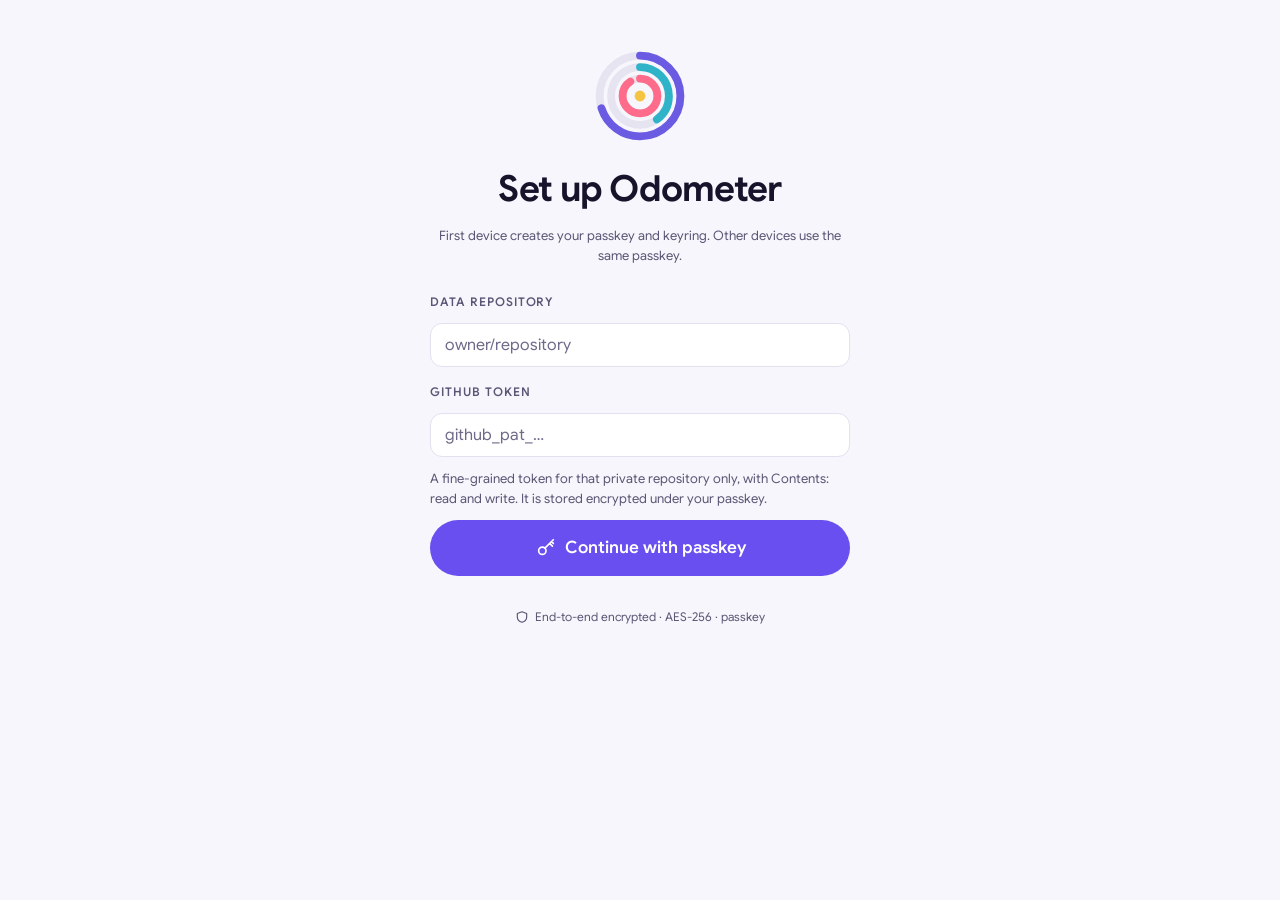
<file: index.html>
<!doctype html>
<html lang="en">
<head>
<meta charset="utf-8">
<meta name="viewport" content="width=device-width, initial-scale=1, viewport-fit=cover">
<meta http-equiv="Content-Security-Policy" content="default-src 'none'; script-src 'self'; style-src 'self'; img-src 'self'; font-src 'self'; connect-src https://api.github.com; manifest-src 'self'; worker-src 'self'; base-uri 'none'; form-action 'none'">
<meta name="referrer" content="no-referrer">
<meta name="color-scheme" content="dark light">
<meta name="theme-color" content="#0E0C1D">
<meta name="apple-mobile-web-app-capable" content="yes">
<meta name="mobile-web-app-capable" content="yes">
<meta name="apple-mobile-web-app-status-bar-style" content="black-translucent">
<meta name="apple-mobile-web-app-title" content="Odometer">
<title>Odometer</title>
<link rel="manifest" href="manifest.webmanifest">
<link rel="icon" type="image/svg+xml" href="icons/dial.svg">
<link rel="apple-touch-icon" href="icons/apple-touch-icon.png">
<link rel="preload" href="fonts/google-sans.woff2" as="font" type="font/woff2" crossorigin>
<link rel="stylesheet" href="css/app.css">
<script type="module" src="js/app.js"></script>
</head>
<body>
<div id="app"></div>
</body>
</html>
</file>
<file: css/app.css>
@font-face {
  font-family: "Google Sans";
  src: url("../fonts/google-sans.woff2") format("woff2");
  font-weight: 400 700;
  font-display: swap;
}
@font-face {
  font-family: "Literata";
  src: url("../fonts/literata.woff2") format("woff2");
  font-weight: 400 700;
  font-display: swap;
}

:root {
  --font-ui: "Google Sans", -apple-system, system-ui, sans-serif;
  --font-text: "Literata", Georgia, serif;
  --bg: #0E0C1D;
  --surface: #181530;
  --surface2: #211D3D;
  --border: #2D2850;
  --border-strong: #403A6B;
  --divider: #221E3E;
  --sidebar: #0A0916;
  --text: #F1EFFA;
  --muted: #A9A4C7;
  --faint: #8E89AD;
  --accent: #A594FF;
  --accent-ink: #130F2B;
  --accent-soft: rgba(165, 148, 255, 0.16);
  --c-write: #A594FF;
  --c-time: #4FD1E3;
  --c-past: #FFB062;
  --c-week: #FF7D9A;
  --danger: #FF7D9A;
  --tab-h: 84px;
  color-scheme: dark;
}

@media (prefers-color-scheme: light) {
  :root:not([data-theme="dark"]) {
    --bg: #F7F6FC;
    --surface: #FFFFFF;
    --surface2: #EFEDF8;
    --border: #E3E0F0;
    --border-strong: #C9C4E0;
    --divider: #E7E4F2;
    --sidebar: #EFEDF8;
    --text: #16132B;
    --muted: #5B5675;
    --faint: #6F6A8A;
    --accent: #6A4FF0;
    --accent-ink: #FFFFFF;
    --accent-soft: rgba(106, 79, 240, 0.12);
    --c-write: #6A4FF0;
    --c-time: #0B7A8F;
    --c-past: #B85F0A;
    --c-week: #C8325A;
    --danger: #C8325A;
    color-scheme: light;
  }
}
:root[data-theme="light"] {
  --bg: #F7F6FC;
  --surface: #FFFFFF;
  --surface2: #EFEDF8;
  --border: #E3E0F0;
  --border-strong: #C9C4E0;
  --divider: #E7E4F2;
  --sidebar: #EFEDF8;
  --text: #16132B;
  --muted: #5B5675;
  --faint: #6F6A8A;
  --accent: #6A4FF0;
  --accent-ink: #FFFFFF;
  --accent-soft: rgba(106, 79, 240, 0.12);
  --c-write: #6A4FF0;
  --c-time: #0B7A8F;
  --c-past: #B85F0A;
  --c-week: #C8325A;
  --danger: #C8325A;
  color-scheme: light;
}

*, *::before, *::after { box-sizing: border-box; }
[hidden] { display: none !important; }
html { -webkit-text-size-adjust: 100%; }
body {
  margin: 0;
  background: var(--bg);
  color: var(--text);
  font: 400 16px/1.5 var(--font-ui);
  -webkit-font-smoothing: antialiased;
}
a { color: var(--accent); text-decoration: none; }
button, input, textarea { font: inherit; color: inherit; }
button { cursor: pointer; }
button:disabled { opacity: 0.45; cursor: default; }
:focus-visible { outline: 2px solid var(--accent); outline-offset: 2px; }
::placeholder { color: var(--faint); }

.c-write { color: var(--c-write); }
.c-time { color: var(--c-time); }
.c-past { color: var(--c-past); }
.c-week { color: var(--c-week); }
.muted { color: var(--muted); margin: 0; }
.small { font-size: 13px; }
.accent { color: var(--accent); }
.empty { margin: 0; padding: 18px 16px; border: 1px dashed var(--border-strong); border-radius: 16px; color: var(--muted); font-size: 14px; }

/* layout */
.layout { min-height: 100dvh; display: flex; }
.main { flex: 1; min-width: 0; display: flex; flex-direction: column; }
.sidebar, .topbar { display: none; }
.view {
  flex: 1;
  width: 100%;
  max-width: 640px;
  margin: 0 auto;
  padding: max(env(safe-area-inset-top), 20px) 20px calc(var(--tab-h) + env(safe-area-inset-bottom) + 24px);
  display: flex;
  flex-direction: column;
  outline: none;
}
.view > div, .view > article { display: flex; flex-direction: column; gap: 14px; }
.tabbar {
  position: fixed;
  inset: auto 0 0 0;
  z-index: 5;
  min-height: calc(var(--tab-h) - 22px + env(safe-area-inset-bottom));
  padding: 8px 12px max(env(safe-area-inset-bottom), 12px);
  background: var(--bg);
  border-top: 1px solid var(--divider);
  display: flex;
  justify-content: space-around;
}
.tab {
  min-width: 64px;
  min-height: 48px;
  display: flex;
  flex-direction: column;
  align-items: center;
  justify-content: center;
  gap: 4px;
  font-size: 11px;
  font-weight: 500;
  color: var(--muted);
}
.tab[aria-current="page"] { font-weight: 600; }
.tab:not([aria-current="page"]) { color: var(--muted); }

.solo {
  min-height: 100dvh;
  padding: max(env(safe-area-inset-top), 24px) 24px max(env(safe-area-inset-bottom), 32px);
  display: flex;
  justify-content: center;
}

@media (max-width: 899px) {
  .mac-only { display: none !important; }
}
@media (min-width: 900px) {
  .phone-only { display: none !important; }
  .tabbar { display: none; }
  .sidebar {
    display: flex;
    flex-direction: column;
    gap: 20px;
    width: 280px;
    flex: none;
    position: sticky;
    top: 0;
    height: 100dvh;
    overflow-y: auto;
    padding: 24px 20px;
    background: var(--sidebar);
    border-right: 1px solid var(--divider);
  }
  .topbar {
    display: flex;
    align-items: center;
    justify-content: space-between;
    gap: 12px;
    padding: 14px 32px;
    border-bottom: 1px solid var(--divider);
  }
  .view { max-width: 760px; padding: 24px 32px 64px; }
  .vh-title { font-size: 36px; }
}

/* toast */
.toast {
  position: fixed;
  z-index: 20;
  left: 50%;
  top: max(env(safe-area-inset-top), 12px);
  transform: translate(-50%, -140%);
  max-width: min(92vw, 520px);
  padding: 12px 16px;
  border-radius: 14px;
  background: var(--surface2);
  border: 1px solid var(--border-strong);
  color: var(--text);
  font-size: 14px;
  box-shadow: 0 8px 28px rgba(0, 0, 0, 0.28);
  transition: transform 0.25s ease, visibility 0.25s;
  pointer-events: none;
  visibility: hidden;
}
.toast.show { transform: translate(-50%, 0); visibility: visible; }
.toast.bad { border-color: var(--danger); }

/* headers */
.vh { display: flex; align-items: flex-end; justify-content: space-between; gap: 12px; padding: 36px 0 2px; }
.vh-text { display: flex; flex-direction: column; gap: 4px; min-width: 0; }
.vh-title { margin: 0; font-size: 30px; font-weight: 700; letter-spacing: -0.02em; line-height: 1.15; }
.vh-actions { display: flex; gap: 8px; flex: none; }
.eyebrow { font-size: 13px; font-weight: 600; }
.label { margin: 0; font-size: 12px; font-weight: 600; color: var(--muted); text-transform: uppercase; letter-spacing: 0.08em; }
.label.accent { color: var(--accent); }
.label-row { display: flex; align-items: baseline; justify-content: space-between; gap: 8px; }
.hint { font-size: 12px; color: var(--muted); }
.date-label { position: relative; align-self: flex-start; cursor: pointer; }
.date-pick { position: absolute; inset: 0; width: 100%; opacity: 0; cursor: pointer; border: 0; padding: 0; }

/* buttons */
.btn {
  min-height: 48px;
  padding: 0 22px;
  border-radius: 24px;
  border: 1px solid transparent;
  display: inline-flex;
  align-items: center;
  justify-content: center;
  gap: 8px;
  font-weight: 600;
  font-size: 15px;
}
.btn.primary { background: var(--accent); color: var(--accent-ink); }
.btn.secondary { background: var(--surface); border-color: var(--border); color: var(--text); }
.btn.soft { background: var(--accent-soft); border-color: var(--accent); color: var(--text); font-weight: 500; }
.btn.danger { background: transparent; border-color: var(--danger); color: var(--danger); }
.btn.small { min-height: 40px; padding: 0 16px; font-size: 14px; }
.btn.xl { min-height: 56px; border-radius: 28px; font-size: 17px; }
.btn.grow { flex: 1; }
.icon-btn {
  width: 44px;
  height: 44px;
  flex: none;
  border-radius: 22px;
  background: var(--surface);
  border: 1px solid var(--border);
  color: var(--text);
  display: inline-flex;
  align-items: center;
  justify-content: center;
}
.icon-btn.lg { width: 52px; height: 52px; border-radius: 26px; }
@media (min-width: 900px) {
  .icon-btn { width: 40px; height: 40px; border-radius: 10px; }
}

/* inputs */
.field {
  width: 100%;
  min-height: 44px;
  padding: 0 14px;
  border-radius: 12px;
  background: var(--surface);
  border: 1px solid var(--border);
  font-size: 16px;
}
.field.mono { font: 600 18px ui-monospace, Menlo, monospace; letter-spacing: 0.08em; text-transform: uppercase; }
.search {
  min-height: 44px;
  padding: 0 14px;
  border-radius: 12px;
  background: var(--surface);
  border: 1px solid var(--border);
  display: flex;
  align-items: center;
  gap: 10px;
  color: var(--muted);
}
.search.compact { min-height: 40px; border-radius: 10px; padding: 0 12px; }
.search-input { flex: 1; min-width: 0; min-height: 40px; background: transparent; border: 0; outline: none; font-size: 16px; color: var(--text); }
.stack { display: flex; flex-direction: column; gap: 8px; }
.two { display: grid; grid-template-columns: repeat(2, minmax(0, 1fr)); gap: 8px; }
.right { display: flex; justify-content: flex-end; }

/* mood */
.badge {
  min-width: 28px;
  height: 24px;
  padding: 0 8px;
  border-radius: 12px;
  display: inline-flex;
  align-items: center;
  justify-content: center;
  font-size: 12px;
  font-weight: 700;
  font-variant-numeric: tabular-nums;
  background: var(--m);
  color: var(--m-ink);
}
.badge.lg { min-width: 44px; height: 36px; padding: 0 10px; border-radius: 10px; font-size: 20px; }
.badge.muted-badge { background: var(--surface2); color: var(--muted); }
.mood-card {
  border-radius: 16px;
  padding: 16px;
  display: flex;
  flex-direction: column;
  gap: 12px;
  background: color-mix(in srgb, var(--m) 12%, transparent);
  border: 1px solid color-mix(in srgb, var(--m) 40%, transparent);
}
.mood-head { display: flex; align-items: center; justify-content: space-between; }
.mood-now { display: flex; align-items: center; gap: 10px; }
.mood-word { font-size: 15px; font-weight: 500; }
.mood-slider { width: 100%; height: 28px; margin: 0; accent-color: var(--m); }
.spectrum { display: grid; grid-template-columns: repeat(10, minmax(0, 1fr)); gap: 4px; }
.spectrum span { height: 6px; border-radius: 3px; background: var(--m); }
.spectrum span.off { opacity: 0.25; }
.mood-buttons { display: none; flex-wrap: wrap; gap: 6px; }
.mood-btn {
  width: 44px;
  height: 44px;
  border-radius: 12px;
  font-weight: 700;
  font-variant-numeric: tabular-nums;
  background: color-mix(in srgb, var(--m) 15%, transparent);
  border: 1px solid color-mix(in srgb, var(--m) 40%, transparent);
  color: var(--text);
}
.mood-btn[aria-pressed="true"] { background: var(--m); color: var(--m-ink); border-color: var(--m); box-shadow: 0 0 0 2px var(--bg), 0 0 0 4px var(--text); }
@media (min-width: 900px) {
  .mood-card { flex-direction: row; align-items: center; gap: 16px; padding: 0; background: none; border: 0; }
  .mood-head { width: 56px; flex: none; }
  .mood-now, .mood-slider, .spectrum { display: none; }
  .mood-buttons { display: flex; }
  .tags-row { display: flex; align-items: center; gap: 16px; }
  .tags-row > .label { width: 56px; flex: none; }
}

/* pills */
.pills { display: flex; flex-wrap: wrap; gap: 8px; }
.dot { width: var(--s, 8px); height: var(--s, 8px); border-radius: 50%; flex: none; background: var(--c); display: inline-block; }
.pill {
  min-height: 44px;
  padding: 0 16px;
  border-radius: 22px;
  display: inline-flex;
  align-items: center;
  gap: 8px;
  font-size: 14px;
  font-weight: 500;
  background: var(--surface);
  border: 1px solid var(--border);
  color: var(--muted);
}
.pill[aria-pressed="true"] { background: color-mix(in srgb, var(--c) 18%, transparent); border-color: var(--c); color: var(--text); }
.pill.add { background: transparent; border: 1px dashed var(--border-strong); }
.pill-input { min-height: 44px; width: 140px; padding: 0 14px; border-radius: 22px; border: 1px solid var(--accent); background: var(--surface); font-size: 16px; }
@media (min-width: 900px) {
  .pill, .pill-input { min-height: 36px; border-radius: 18px; font-size: 13px; }
}

/* writing */
.write-card {
  background: var(--surface);
  border: 1px solid var(--border);
  border-radius: 16px;
  padding: 16px;
  display: flex;
  flex-direction: column;
  gap: 8px;
}
.writing {
  width: 100%;
  min-height: clamp(140px, 22dvh, 320px);
  resize: vertical;
  background: transparent;
  border: 0;
  padding: 0;
  outline: none;
  font-family: var(--font-text);
  font-size: 17px;
  line-height: 1.65;
}
.save-row { display: flex; align-items: center; gap: 12px; }
.note { flex: 1; display: flex; align-items: center; gap: 6px; font-size: 12px; color: var(--muted); }
@media (min-width: 900px) {
  .view-write { gap: 24px !important; }
  .write-card { background: none; border: 0; border-top: 1px solid var(--divider); border-radius: 0; padding: 24px 0 0; }
  .write-card .label { display: none; }
  .writing { font-size: 19px; line-height: 1.7; min-height: 360px; }
}

/* cards and lists */
.card { background: var(--surface); border: 1px solid var(--border); border-radius: 16px; padding: 16px; }
.cards, .list { display: flex; flex-direction: column; gap: 10px; }
.list { gap: 8px; }
.item-card { display: flex; flex-direction: column; gap: 8px; padding: 14px 16px; color: var(--text); }
.card-top { display: flex; align-items: center; justify-content: space-between; gap: 8px; }
.card-date { font-size: 14px; font-weight: 600; }
.card-text {
  margin: 0;
  font-family: var(--font-text);
  font-size: 15px;
  line-height: 1.5;
  color: var(--muted);
  display: -webkit-box;
  -webkit-line-clamp: 2;
  -webkit-box-orient: vertical;
  overflow: hidden;
  overflow-wrap: anywhere;
}
.tag-line { display: flex; flex-wrap: wrap; gap: 12px; }
.tag { display: inline-flex; align-items: center; gap: 6px; font-size: 12px; color: var(--muted); }

/* calendar */
.cal-wrap { display: flex; flex-direction: column; gap: 6px; }
.cal-head, .cal { display: grid; grid-template-columns: repeat(7, minmax(0, 1fr)); gap: 6px; }
.cal-head { font-size: 11px; font-weight: 600; color: var(--muted); text-align: center; }
.cal-cell {
  height: 44px;
  border-radius: 10px;
  padding: 0;
  font-size: 13px;
  font-weight: 600;
  font-variant-numeric: tabular-nums;
  background: transparent;
  border: 1px dashed var(--border-strong);
  color: var(--muted);
}
.cal-cell.has { background: var(--m); border: 0; color: var(--m-ink); }
.cal-cell.future { border: 1px solid var(--divider); color: var(--faint); }
.cal-cell.future:disabled { opacity: 1; }
.cal-cell.today { box-shadow: 0 0 0 2px var(--bg), 0 0 0 4px var(--text); }
.cal-cell[aria-pressed="true"] { box-shadow: 0 0 0 2px var(--bg), 0 0 0 4px var(--accent); }
.legend { display: flex; align-items: center; gap: 8px; padding-top: 6px; font-size: 12px; color: var(--muted); }
.legend-scale { display: flex; gap: 3px; }
.legend-scale span { width: 12px; height: 12px; border-radius: 3px; background: var(--m); }
.legend-none { margin-left: auto; display: flex; align-items: center; gap: 6px; }
.legend-box { width: 12px; height: 12px; border-radius: 3px; border: 1px dashed var(--border-strong); }

/* past */
.past-actions { display: flex; gap: 10px; }
.years-card { display: flex; flex-direction: column; gap: 12px; }
.years { display: grid; grid-template-columns: repeat(7, minmax(0, 1fr)); gap: 6px; }
.year {
  height: 40px;
  border-radius: 10px;
  padding: 0;
  font-size: 12px;
  font-weight: 600;
  font-variant-numeric: tabular-nums;
  color: var(--text);
}
.year.has { background: color-mix(in srgb, var(--c) var(--a), transparent); border: 1px solid var(--c); }
.year.open { background: transparent; border: 1px dashed var(--border-strong); color: var(--muted); }
.year[aria-pressed="true"] { box-shadow: 0 0 0 2px var(--surface), 0 0 0 4px var(--text); }
.chapters { display: flex; flex-direction: column; gap: 8px; }
.chapter {
  min-height: 56px;
  padding: 0 16px;
  border-radius: 14px;
  background: var(--surface);
  border: 1px solid var(--border);
  display: flex;
  align-items: center;
  gap: 12px;
  text-align: left;
  color: var(--text);
}
.chapter[aria-pressed="true"] { border-color: var(--c-past); }
.chapter svg { color: var(--muted); }
.chapter-text { flex: 1; display: flex; flex-direction: column; gap: 2px; }
.chapter-name { font-size: 15px; font-weight: 600; }
.chapter-span { font-size: 12px; color: var(--muted); }
.chapter-count { font-size: 13px; color: var(--muted); font-variant-numeric: tabular-nums; }

/* memory form */
.back-row { display: flex; align-items: center; justify-content: space-between; padding-top: 8px; }
.back { min-height: 44px; display: inline-flex; align-items: center; gap: 4px; font-size: 15px; font-weight: 500; }
.view-memory .vh { padding-top: 4px; }
.view-memory .vh-title { font-size: 26px; }
.seg {
  display: grid;
  grid-template-columns: repeat(auto-fit, minmax(0, 1fr));
  grid-auto-flow: column;
  gap: 4px;
  padding: 4px;
  border-radius: 12px;
  background: var(--surface);
  border: 1px solid var(--border);
}
.seg button { min-height: 36px; border-radius: 8px; border: 0; background: transparent; color: var(--muted); font-size: 14px; font-weight: 500; }
.seg button[aria-pressed="true"] { background: var(--accent-soft); color: var(--text); font-weight: 600; }
.toggles { padding: 0; display: flex; flex-direction: column; }
.toggle-row { min-height: 56px; padding: 8px 16px; display: flex; align-items: center; gap: 12px; cursor: pointer; }
.toggle-row + .toggle-row { border-top: 1px solid var(--border); }
.toggle-text { flex: 1; display: flex; flex-direction: column; gap: 2px; }
.toggle-title { font-size: 14px; font-weight: 500; }
.toggle-sub { font-size: 12px; color: var(--muted); }
.switch { width: 22px; height: 22px; margin: 0; accent-color: var(--accent); }

/* weekly */
.week-card { display: flex; flex-direction: column; gap: 14px; }
.week-top { display: flex; align-items: center; justify-content: space-between; gap: 8px; }
.week-avg { display: flex; align-items: center; gap: 10px; }
.week-avg .muted { font-size: 14px; }
.bars { height: 104px; display: grid; grid-template-columns: repeat(7, minmax(0, 1fr)); gap: 10px; align-items: end; }
.bar.has { height: var(--h); border-radius: 8px; background: var(--m); }
.bar.none { height: 8px; border-radius: 4px; border: 1px dashed var(--border-strong); }
.bar-days { display: grid; grid-template-columns: repeat(7, minmax(0, 1fr)); gap: 10px; font-size: 11px; font-weight: 600; color: var(--muted); text-align: center; }
.prose { margin: 0; font-family: var(--font-text); font-size: 16px; line-height: 1.6; white-space: pre-wrap; overflow-wrap: anywhere; }
.prose.muted { color: var(--muted); }
.prose.full { font-size: 18px; line-height: 1.7; }
.chips { display: flex; flex-wrap: wrap; gap: 8px; }
.chip {
  min-height: 34px;
  padding: 0 12px;
  border-radius: 17px;
  display: inline-flex;
  align-items: center;
  gap: 6px;
  font-size: 13px;
  background: color-mix(in srgb, var(--c) 14%, transparent);
  border: 1px solid color-mix(in srgb, var(--c) 40%, transparent);
}
.question { border-radius: 16px; padding: 16px; background: var(--accent-soft); border: 1px solid var(--accent); display: flex; flex-direction: column; gap: 6px; }

/* gate */
.gate { width: 100%; max-width: 420px; display: flex; flex-direction: column; gap: 24px; }
.gate-hero { flex: 1; display: flex; flex-direction: column; align-items: center; justify-content: center; gap: 28px; text-align: center; min-height: 52dvh; }
.gate-hero.small { flex: none; min-height: 0; padding-top: 24px; gap: 18px; }
.gate-words { display: flex; flex-direction: column; gap: 10px; }
.gate-words h1 { margin: 0; font-size: 36px; font-weight: 700; letter-spacing: -0.02em; }
.gate-words.left { text-align: left; }
.gate-words.left h1 { font-size: 30px; }
.tagline { margin: 0; font-size: 17px; font-weight: 500; color: var(--accent); }
.gate-actions, .gate-form { display: flex; flex-direction: column; gap: 12px; }
.gate-form .label { margin-top: 4px; }
.foot { margin: 8px 0 0; display: flex; align-items: center; justify-content: center; gap: 6px; font-size: 12px; color: var(--muted); }
.phrase {
  margin: 0;
  padding: 16px 16px 16px 44px;
  display: grid;
  grid-template-columns: repeat(2, minmax(0, 1fr));
  gap: 10px 24px;
  background: var(--surface);
  border: 1px solid var(--border);
  border-radius: 16px;
  font: 600 19px ui-monospace, Menlo, monospace;
  letter-spacing: 0.08em;
}
.phrase li::marker { color: var(--muted); font-size: 13px; }

/* marks */
.mark .mk-fg { stroke: var(--text); }
.mark .mk-fgf { fill: var(--text); }
.mark .mk-box { fill: var(--surface2); }
.mark .mk-line { stroke: var(--border-strong); }
.mark .mk-pin { fill: var(--border-strong); }
.mark .mk-dim { fill: var(--border); }
.mark .mk-track { stroke: var(--divider); }
.mark .mk-shade { fill: var(--bg); opacity: 0.35; }

/* sidebar */
.brand { display: flex; align-items: center; gap: 10px; font-size: 17px; font-weight: 700; color: var(--text); }
.sidebar .btn { min-height: 44px; border-radius: 12px; font-size: 14px; }
.mini-cal-wrap { display: flex; flex-direction: column; gap: 8px; }
.mini-cal-wrap .label { color: var(--c-time); }
.mini-cal { display: grid; grid-template-columns: repeat(7, minmax(0, 1fr)); gap: 4px; }
.mini { aspect-ratio: 1; border-radius: 5px; }
.mini.has { background: var(--m); }
.mini.none { border: 1px dashed var(--border-strong); }
.mini.future { border: 1px solid var(--divider); }
.mini.today { box-shadow: 0 0 0 1.5px var(--sidebar), 0 0 0 3px var(--text); }
.side-nav { display: flex; flex-direction: column; gap: 2px; }
.side-nav .label { margin-bottom: 6px; }
.recent { display: flex; align-items: center; gap: 10px; padding: 8px 10px; border-radius: 10px; color: var(--text); }
.recent:hover, .side-link:hover { background: var(--surface); }
.recent-dot { width: 10px; height: 10px; border-radius: 3px; background: var(--m); flex: none; }
.recent-text { flex: 1; min-width: 0; display: flex; flex-direction: column; gap: 2px; }
.recent-date { font-size: 13px; font-weight: 600; }
.recent-tags { font-size: 12px; color: var(--muted); white-space: nowrap; overflow: hidden; text-overflow: ellipsis; }
.side-link { display: flex; align-items: center; gap: 8px; padding: 8px 10px; border-radius: 10px; font-size: 13px; font-weight: 500; }
.side-link.on { background: var(--surface); }
.sync { margin-top: auto; display: flex; align-items: center; gap: 6px; font-size: 12px; color: var(--muted); }

/* item + settings */
.view-item .prose.full { padding-top: 4px; }
.view-settings .btn { justify-content: flex-start; }

@media (prefers-reduced-motion: reduce) {
  .toast { transition: none; }
}

/* stats */
.tiles { display: grid; grid-template-columns: repeat(3, minmax(0, 1fr)); gap: 8px; }
.tile { background: var(--surface); border: 1px solid var(--border); border-radius: 16px; padding: 14px 12px; display: flex; flex-direction: column; gap: 2px; min-width: 0; }
.tile-value { font-size: 26px; font-weight: 700; letter-spacing: -0.02em; font-variant-numeric: tabular-nums; }
.tile-caption { font-size: 12px; color: var(--muted); }
.cols { height: 150px; display: grid; grid-auto-flow: column; grid-auto-columns: minmax(0, 1fr); gap: 6px; align-items: end; }
.col { height: 100%; display: grid; grid-template-rows: 16px 1fr 16px; gap: 4px; justify-items: stretch; outline-offset: 2px; }
.col-value { font-size: 11px; color: var(--muted); text-align: center; font-variant-numeric: tabular-nums; align-self: end; }
.col-bar { align-self: end; }
.col-bar.has { height: var(--h); background: var(--m); border-radius: 4px 4px 0 0; }
.col-bar.none { height: 4px; border-top: 1px dashed var(--border-strong); }
.col-name { font-size: 11px; font-weight: 600; color: var(--muted); text-align: center; white-space: nowrap; overflow: hidden; }
.col:hover .col-bar.has, .col:focus .col-bar.has { box-shadow: 0 0 0 2px var(--surface), 0 0 0 3px var(--text); }
.hbars { display: flex; flex-direction: column; gap: 10px; }
.hbar { display: grid; grid-template-columns: minmax(70px, 30%) 1fr 32px; align-items: center; gap: 10px; }
.hbar-name { display: flex; align-items: center; gap: 8px; font-size: 13px; min-width: 0; overflow: hidden; text-overflow: ellipsis; white-space: nowrap; }
.hbar-track { height: 10px; border-radius: 5px; background: var(--surface2); overflow: hidden; }
.hbar-fill { display: block; height: 100%; width: var(--w); background: var(--m); border-radius: 0 4px 4px 0; }
.hbar-value { font-size: 13px; color: var(--muted); text-align: right; font-variant-numeric: tabular-nums; }
.year-strip { display: flex; flex-wrap: wrap; gap: 4px; }
.ys { width: 14px; height: 14px; border-radius: 4px; border: 1px dashed var(--border-strong); }
.ys.has { background: var(--c); border: 0; }
.note-card { margin: 0; padding: 12px 14px; border-radius: 12px; background: var(--accent-soft); border: 1px solid var(--accent); font-size: 13px; }
@media (max-width: 380px) { .tiles { grid-template-columns: repeat(2, minmax(0, 1fr)); } }

/* print (Export → PDF) */
.print-host { display: none; }
@media print {
  html.printing body > *:not(.print-host) { display: none !important; }
  html.printing .print-host { display: block; }
  html.printing, html.printing body { background: #fff !important; color: #111 !important; }
  @page { margin: 18mm 16mm; }
  .print-doc { font-family: var(--font-text); color: #111; }
  .print-doc h1 { font-family: var(--font-ui); font-size: 22pt; margin: 0 0 4pt; }
  .print-meta { font-family: var(--font-ui); font-size: 9pt; color: #555; margin: 0 0 18pt; }
  .print-item { break-inside: avoid-page; margin: 0 0 16pt; padding-top: 10pt; border-top: 0.5pt solid #ccc; }
  .print-item h2 { font-family: var(--font-ui); font-size: 10.5pt; font-weight: 600; margin: 0 0 6pt; color: #333; }
  .print-text { font-size: 11.5pt; line-height: 1.55; white-space: pre-wrap; overflow-wrap: anywhere; }
}
</file>
